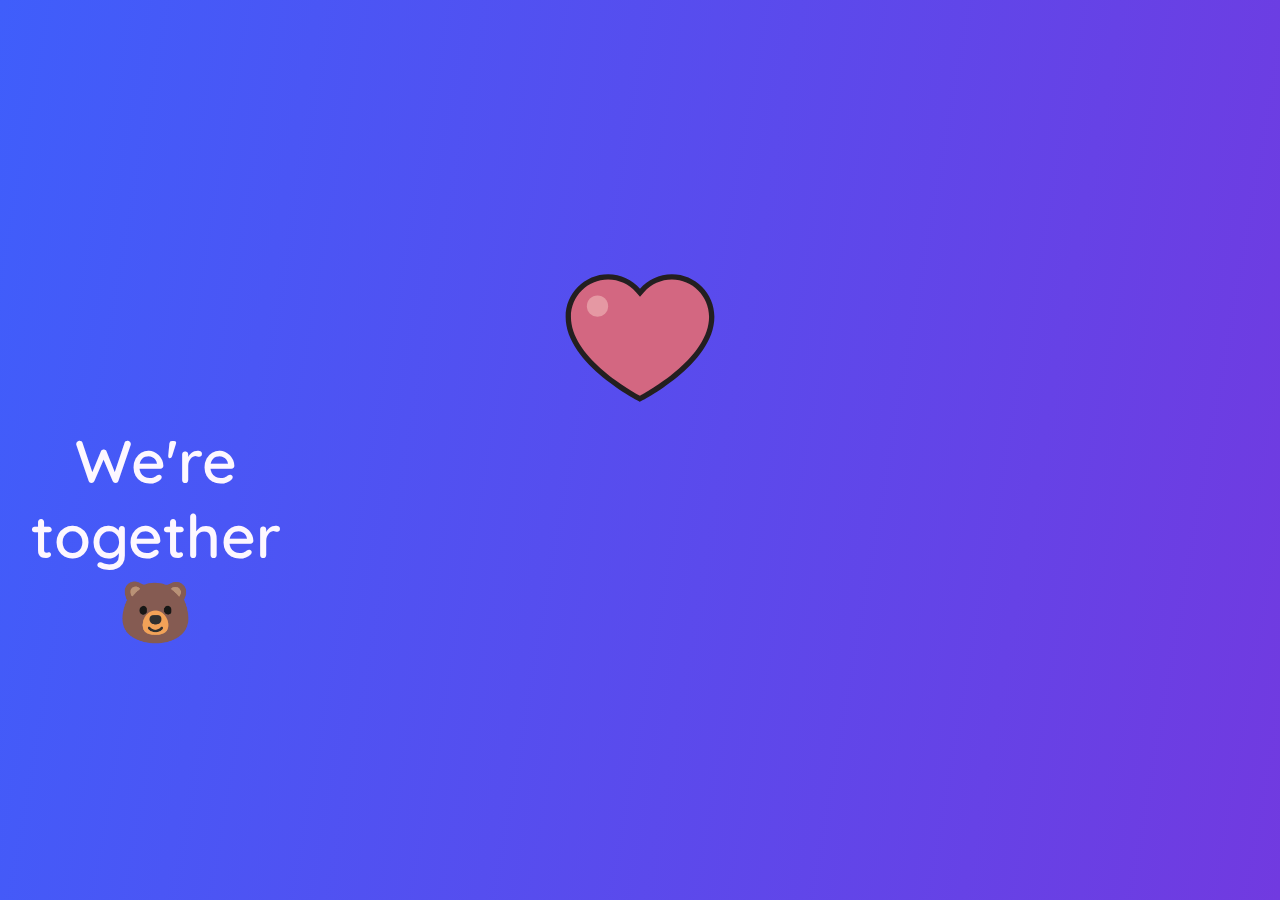
<file: index.html>
<!DOCTYPE html>
<html lang="en">
  <head>
    <meta charset="UTF-8" />
    <meta name="viewport" content="width=device-width, initial-scale=1.0" />
    <link
      rel="icon"
      type="image/x-icon"
      href="./love-timer/src/assets/favicon.svg"
    />
    <link
      href="https://fonts.googleapis.com/css2?family=Quicksand:wght@300..700&display=swap"
      rel="stylesheet"
    />

    <link rel="stylesheet" href="./love-timer/src/styles/style.css" />
    <title>Countdown ❤️</title>
  </head>

  <body>
    <div class="container">
      <img src="./love-timer/src/assets/love.svg" class="heart" alt="Heart" />
      <div id="timer">
        <div class="tile">
          <span class="value" id="days"></span>
          <span class="label">days</span>
        </div>
        <div class="tile">
          <span class="value" id="hours"></span>
          <span class="label">hours</span>
        </div>
        <span class="together-text" hidden></span>
        <div class="tile">
          <span class="value" id="minutes"></span>
          <span class="label">mins</span>
        </div>
        <div class="tile">
          <span class="value" id="seconds"></span>
          <span class="label">secs</span>
        </div>
      </div>
      <p class="bottom-text">We'll be together soon, my love ✨</p>
    </div>
    <script src="./love-timer/src/scripts/script.js"></script>
  </body>
</html>
</file>
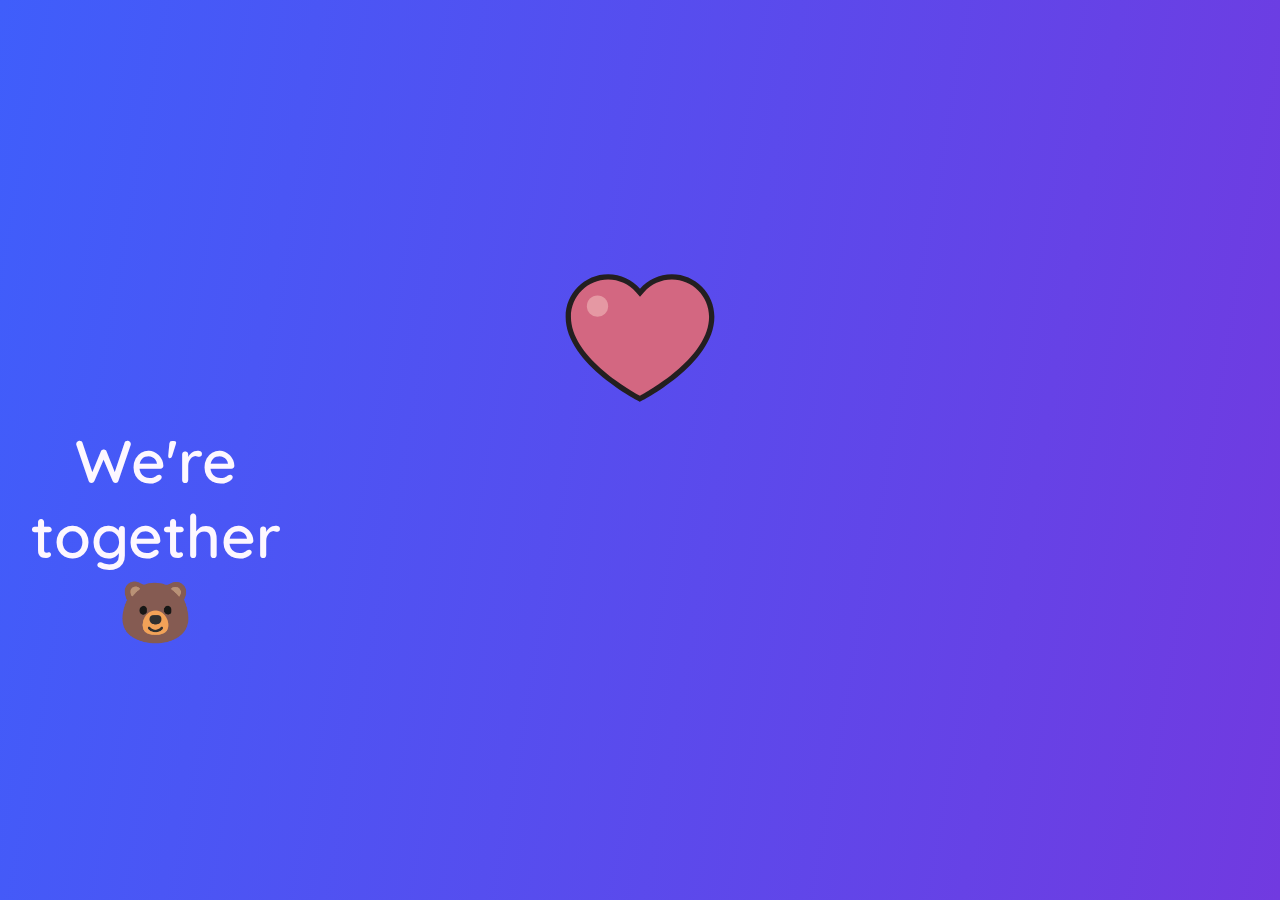
<file: love-timer/index.html>
<!DOCTYPE html>
<html lang="en">
  <head>
    <meta charset="UTF-8" />
    <meta name="viewport" content="width=device-width, initial-scale=1.0" />
    <link
      rel="icon"
      type="image/x-icon"
      href="/love-timer/src/assets/favicon.svg"
    />
    <link
      href="https://fonts.googleapis.com/css2?family=Quicksand:wght@300..700&display=swap"
      rel="stylesheet"
    />

    <link rel="stylesheet" href="./src/styles/style.css" />
    <title>Countdown ❤️</title>
  </head>

  <body>
    <div class="container">
      <img src="./src/assets/love.svg" class="heart" alt="Heart" />
      <div id="timer">
        <div class="tile">
          <span class="value" id="days"></span>
          <span class="label">days</span>
        </div>
        <div class="tile">
          <span class="value" id="hours"></span>
          <span class="label">hours</span>
        </div>
        <span class="together-text" hidden></span>
        <div class="tile">
          <span class="value" id="minutes"></span>
          <span class="label">mins</span>
        </div>
        <div class="tile">
          <span class="value" id="seconds"></span>
          <span class="label">secs</span>
        </div>
      </div>
      <p class="bottom-text">We'll be together soon my love ✨</p>
    </div>
    <script src="./src/scripts/script.js"></script>
  </body>
</html>
</file>
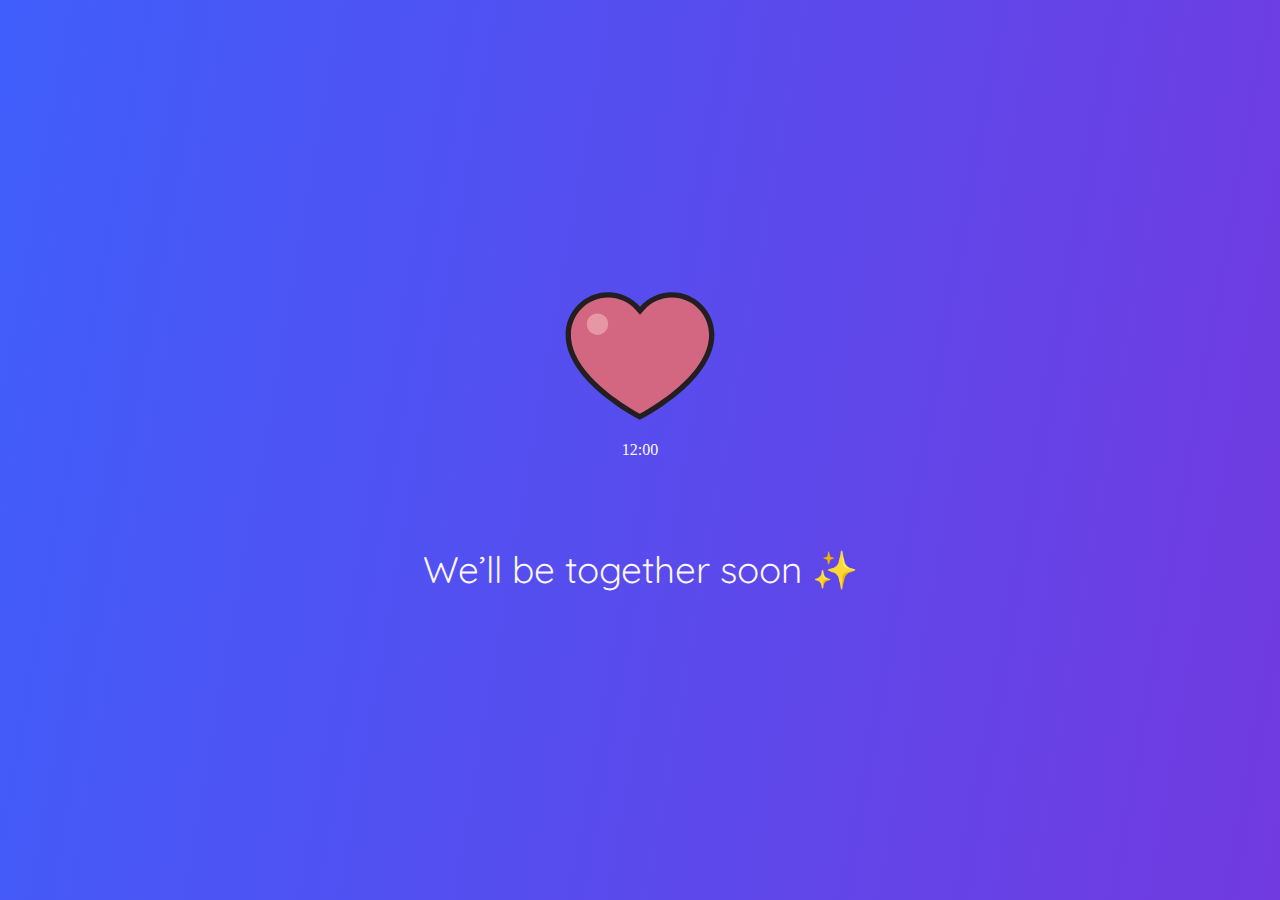
<file: love-timer/src/html/index.html>
<!DOCTYPE html>
<html lang="en">
  <head>
    <meta charset="UTF-8" />
    <meta name="viewport" content="width=device-width, initial-scale=1.0" />
    <link
      rel="icon"
      type="image/x-icon"
      href="/love-timer/src/assets/favicon.svg"
    />
    <link
      href="https://fonts.googleapis.com/css2?family=Inter:wght@400;500;600&display=swap"
      rel="stylesheet"
    />
    <link
      href="https://fonts.googleapis.com/css2?family=Quicksand:wght@300..700&display=swap"
      rel="stylesheet"
    />

    <link rel="stylesheet" href="/love-timer/src/styles/style.css" />
    <title>Countdown ❤️</title>
  </head>

  <body>
    <div class="container">
      <img src="/love-timer/src/assets/love.svg" class="heart" alt="Heart" />
      <div class="timer">12:00</div>
      <p class="bottom-text">We’ll be together soon ✨</p>
    </div>
    <script src="/love-timer/src/scripts/script.js"></script>
  </body>
</html>
</file>
<file: love-timer/src/styles/style.css>
html, body {
  margin: 0;
  min-height: 100vh;
}
  
body {
  display: flex;
  align-items: center;
  justify-content: center;
  background: linear-gradient(100deg, #3F5EFB, #713ae0, #9c48e6, #f15aaf);
  background-size: 300% 300%;
  animation: gradient 40s ease infinite;
}

.container{
  color: #fdf7ff;
  display: flex;
  flex-direction: column; 
  justify-content: center; 
  align-items: center;
  text-align: center;
}

.heart{
  margin: 0; 
  width: 170px;
  animation: float 8s ease-in-out infinite;
}

#timer{
  display: grid;
  grid-template-columns: repeat(4, 1fr);
  gap: 12px;
  margin-top: 20px;
  text-align: center;
  margin: 0;
  font-size: 60px;
  font-family: 'Quicksand', sans-serif;
  font-weight: 600;
  font-variant-numeric: tabular-nums;
  align-items: center;
}

.together-text{
  grid-column: 1 / -1;
}

@media (max-width: 550px) {
  #timer{
    grid-template-columns: repeat(2, 1fr);
  }
}

.tile {
  display: flex;
  flex-direction: column;
  justify-content: center; 
  align-items: center;  
  aspect-ratio: 1 / 1;
  background: rgba(255, 255, 255, 0.15);
  backdrop-filter: blur(10px);
  border-radius: 18px;
  padding: 16px 10px;
  text-align: center;
}

.value {
  font-size: 4.2rem;
  line-height: 1;
}

.label {
  padding-top: 3px;
  font-size: 1.5rem;
  font-weight: 200;
  margin-top: 6px;
  opacity: 0.8;
  letter-spacing: 0.05em;
  text-transform: uppercase;
}

.bottom-text{
  padding: 50px 10px 0 10px;
  font-family: 'Quicksand', sans-serif;
  font-size: 37px;
  font-weight: 380;
  animation: pulse 10s ease-in-out infinite;
}

@keyframes gradient {
  0% {
    background-position: 0% 50%;
  }
  50% {
    background-position: 100% 50%;
  }
  100% {
    background-position: 0% 50%;
  }
}

@keyframes float {
  0%   { transform: translateY(-20px); }
  50%  { transform: translateY(10px); }
  100% { transform: translateY(-20px); }
}

@keyframes pulse {
    0% {
      transform: scale(1);
      opacity: 1;
    }
    50% {
      transform: scale(1.02);
      opacity: 0.8;
    }
    100% {
      transform: scale(1);
      opacity: 1;
    }
}
</file>
